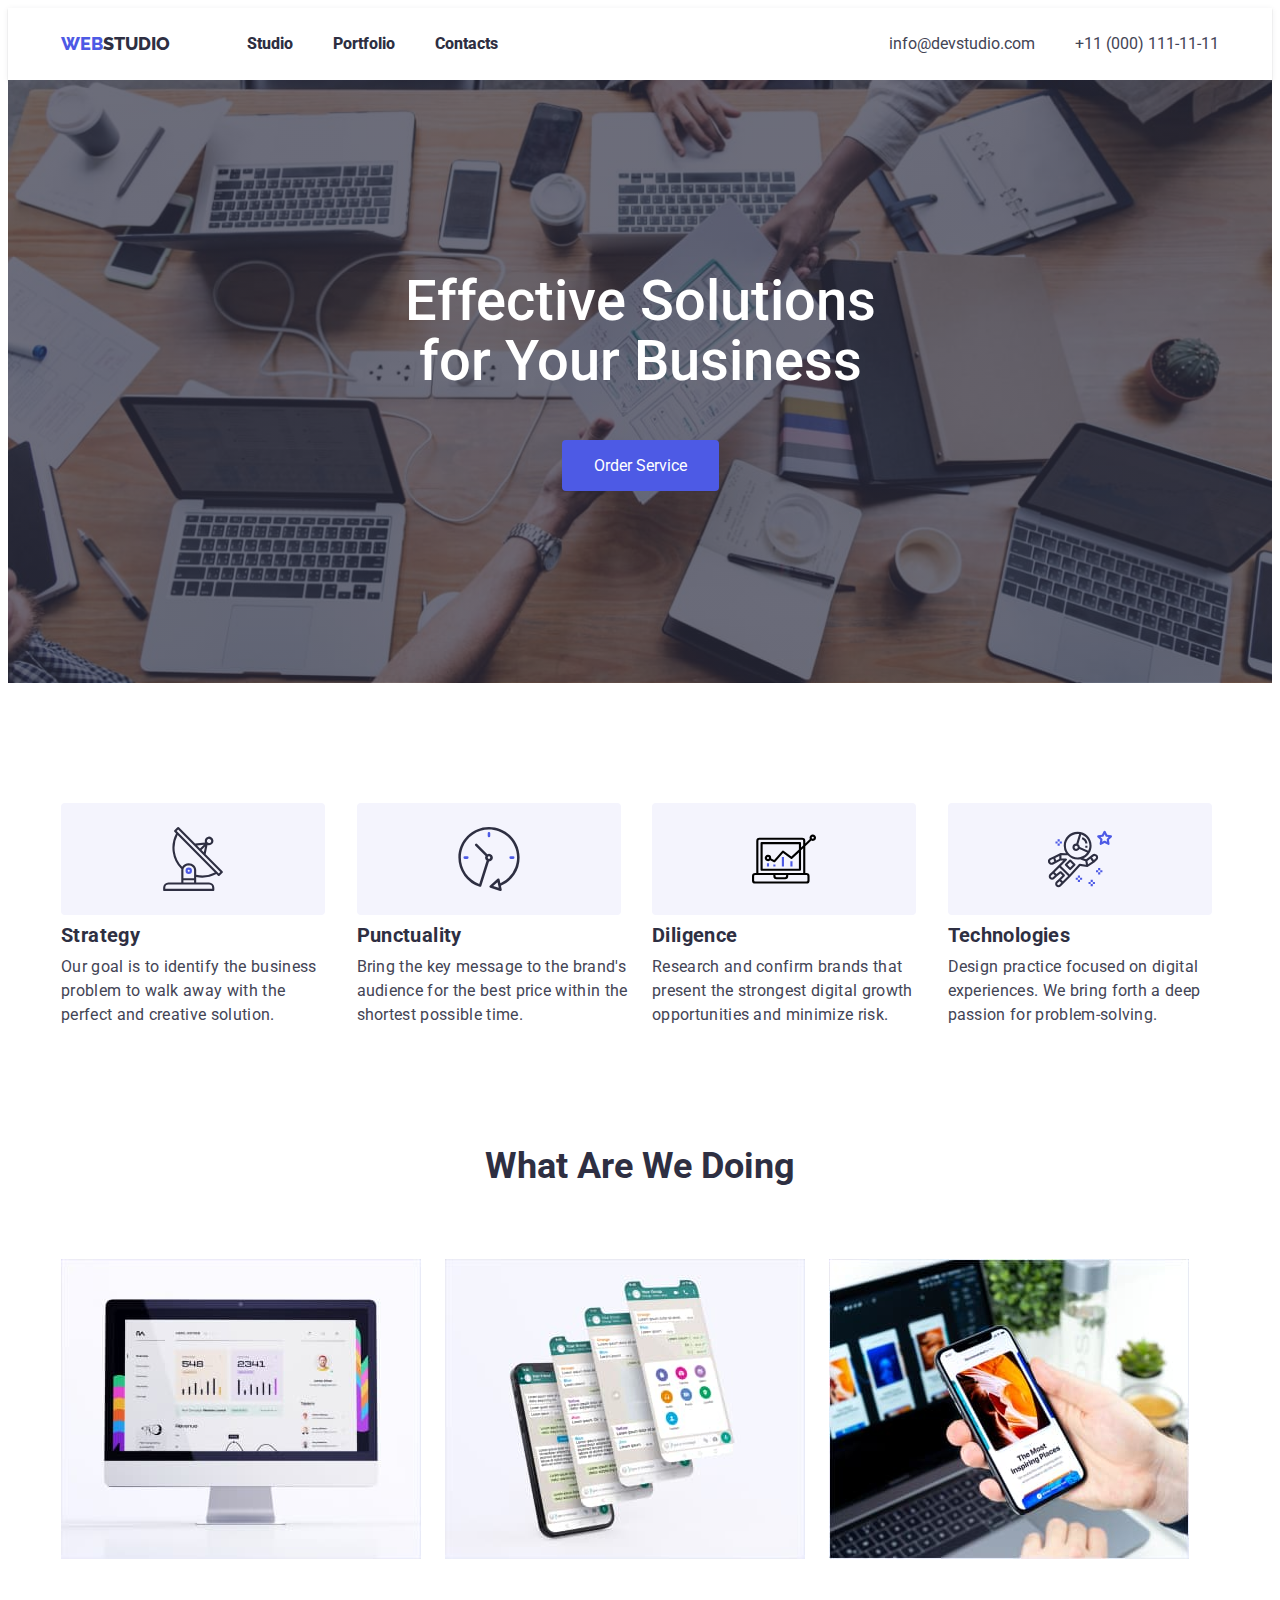
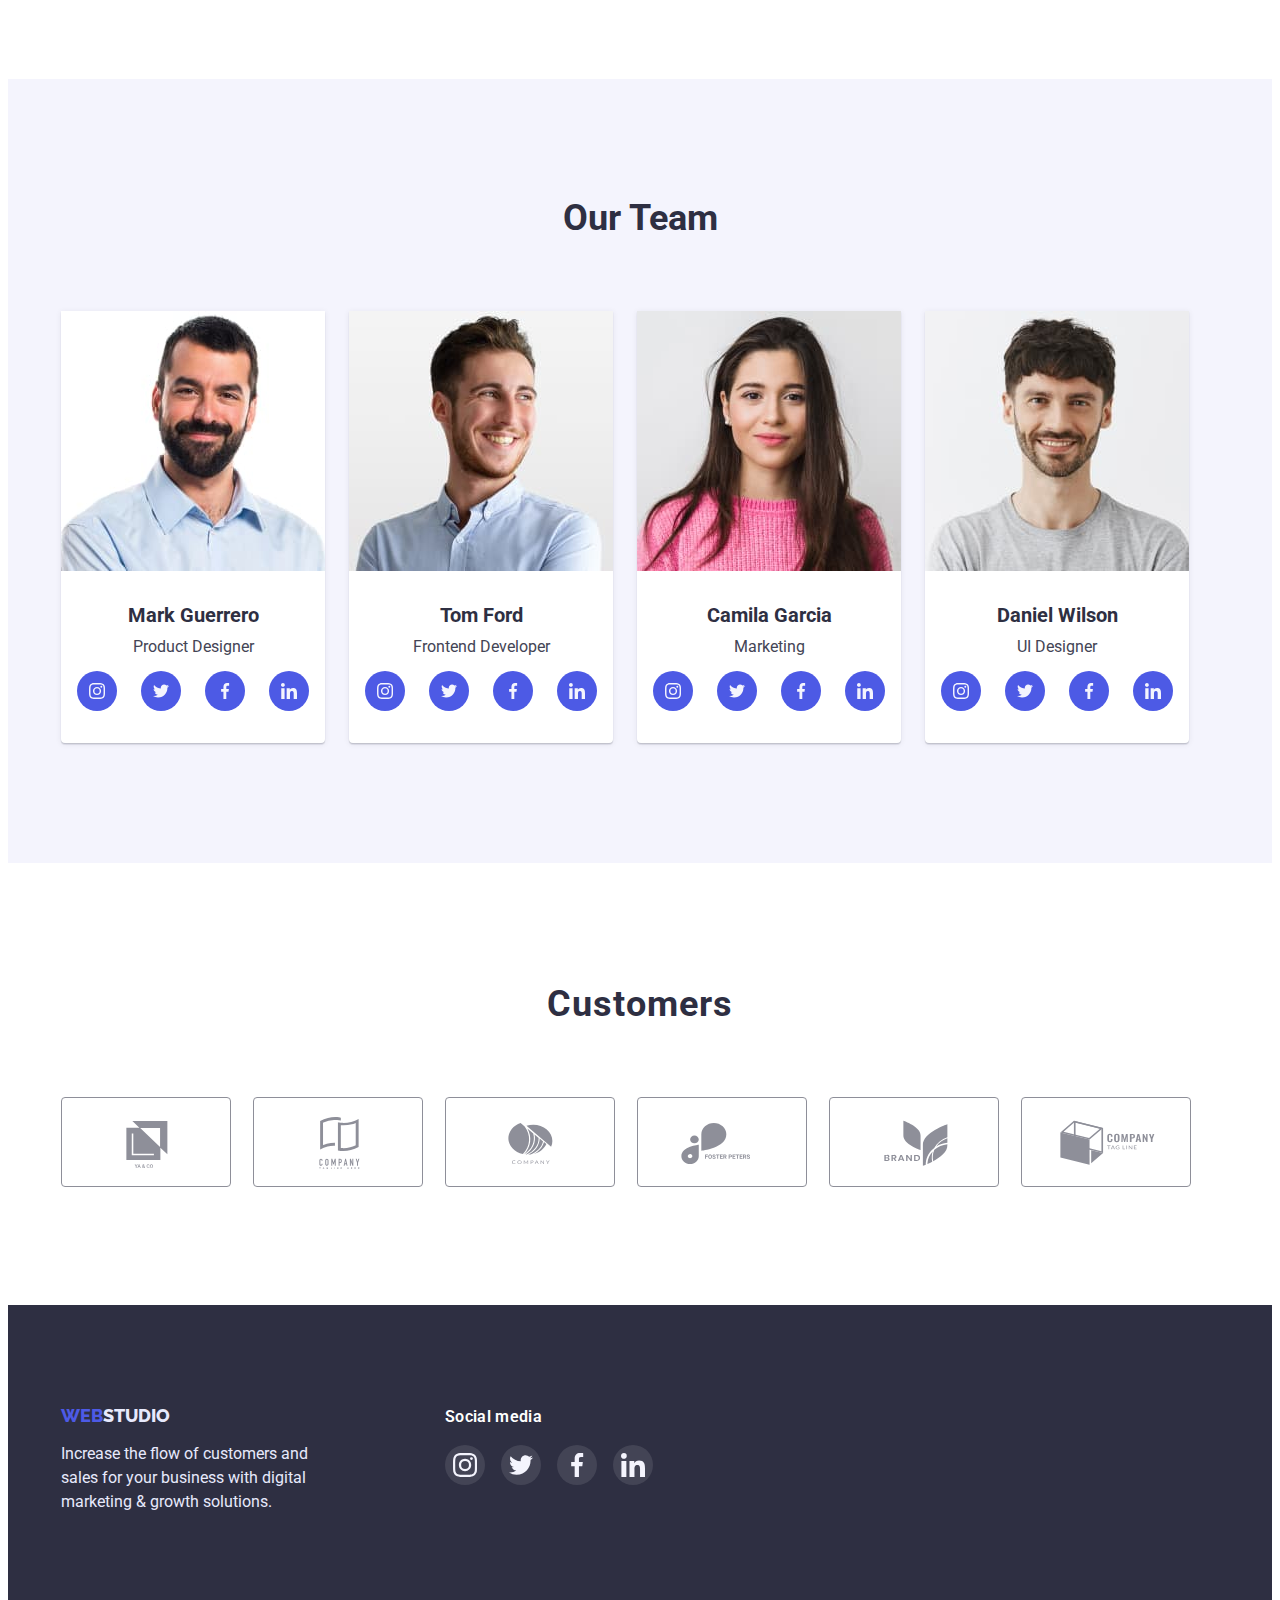
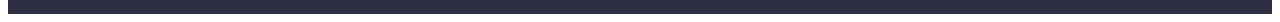
<file: index.html>
<!DOCTYPE html>
<html lang="en">
  <head>
    <meta charset="UTF-8" />
    <meta http-equiv="X-UA-Compatible" content="IE=edge" />
    <meta name="viewport" content="width=device-width, initial-scale=1.0" />
    <title>WebStudio</title>
    <link rel="preconnect" href="https://fonts.googleapis.com" />
    <link rel="preconnect" href="https://fonts.gstatic.com" crossorigin />
    <link
      href="https://fonts.googleapis.com/css2?family=Raleway:wght@700;800&family=Roboto:wght@400;500;700;900&display=swap"
      rel="stylesheet"
    />

    <link
      rel="stylesheet"
      href="https://cdnjs.cloudflare.com/ajax/libs/modern-normalize/1.1.0/modern-normalize.min.css"
      integrity="sha512-wpPYUAdjBVSE4KJnH1VR1HeZfpl1ub8YT/NKx4PuQ5NmX2tKuGu6U/JRp5y+Y8XG2tV+wKQpNHVUX03MfMFn9Q=="
      crossorigin="anonymous"
      referrerpolicy="no-referrer"
    />
    <link rel="stylesheet" href="./сss/reset.css" />
    <link rel="stylesheet" href="./сss/styles.css" />
  </head>
  <body>
    <!--=========================HEADER=========================-->
    <header class="header">
      <div class="container header-container">
        <nav class="header-nav">
          <a href="./index.html" class="header-logo"
            ><span class="blue-color">web</span><span class="grey-color">studio</span></a
          >
          <!--===========NAVIGATION HEADER=========-->
          <ul class="list header-list">
            <li>
              <a href="./index.html" class="list-nav header-list-item">Studio</a>
            </li>

            <li>
              <a href="./portfolio.html" class="list-nav header-list-item">Portfolio</a>
            </li>

            <li>
              <a href="" class="list-nav header-list-item">Contacts</a>
            </li>
          </ul>
        </nav>

        <!--================MAILTO============-->
        <ul class="list list-mailto">
          <li>
            <a href="mailto:info@devstudio.com" class="mailto">info@devstudio.com</a>
          </li>
          <li class="list-mailto-phone">
            <a href="tel:+110001111111" class="phone">+11 (000) 111-11-11</a>
          </li>
        </ul>
      </div>
    </header>
    <main>
      <!--=========================HERO==============================-->
      <section class="hero">
        <div class="container">
          <h1 class="hero-caption">Effective Solutions for Your Business</h1>
          <!--=======================BBUTTUN HERO=======================-->
          <button type="button" class="button-hero">Order Service</button>
        </div>
      </section>
      <!--========================FEATURES============================-->
      <section class="features">
        <div class="container">
          <h2 class="visually-hidden">goal</h2>
          <ul class="features-list">
            <li class="features-list-item">
              <div class="features-list-icon">
                <svg class="feateres-list-icon" width="64px" height="64px">
                  <use href="./images/icons.svg#antenna"></use>
                </svg>
              </div>
              <h3 class="features-title">Strategy</h3>
              <p class="features-text">
                Our goal is to identify the business problem to walk away with the perfect and
                creative solution.
              </p>
            </li>
            <li class="features-list-item">
              <div class="features-list-icon">
                <svg class="feateres-list-icon" width="64px" height="64px">
                  <use href="./images/icons.svg#clock"></use>
                </svg>
              </div>
              <h3 class="features-title">Punctuality</h3>
              <p class="features-text">
                Bring the key message to the brand's audience for the best price within the shortest
                possible time.
              </p>
            </li>
            <li class="features-list-item">
              <div class="features-list-icon">
                <svg class="feateres-list-icon" width="64px" height="64px">
                  <use href="./images/icons.svg#diagram"></use>
                </svg>
              </div>
              <h3 class="features-title">Diligence</h3>
              <p class="features-text">
                Research and confirm brands that present the strongest digital growth opportunities
                and minimize risk.
              </p>
            </li>
            <li class="features-list-item">
              <div class="features-list-icon">
                <svg class="feateres-list-icon" width="64px" height="64px">
                  <use href="./images/icons.svg#cosmonavt"></use>
                </svg>
              </div>
              <h3 class="features-title">Technologies</h3>
              <p class="features-text">
                Design practice focused on digital experiences. We bring forth a deep passion for
                problem-solving.
              </p>
            </li>
          </ul>
        </div>
      </section>
      <!--=========================OUR GOB=============================-->
      <section class="gob">
        <div class="container">
          <h2 class="gob-title">What Are We Doing</h2>
          <ul class="gob-list">
            <li>
              <img
                src="./images/webstudio/img.jpg"
                class="gob-img-mackbook"
                alt="Foto"
                width="360"
                height="300"
              />
            </li>
            <li>
              <img
                src="./images/webstudio/img-1.jpg"
                class="gob-img-smart"
                alt="Foto"
                width="360"
                height="300"
              />
            </li>
            <li>
              <img
                src="./images/webstudio/img-2.jpg"
                class="gob-img-laptop"
                alt="Foto"
                width="360"
                height="300"
              />
            </li>
          </ul>
        </div>
      </section>
      <!--==========================OUR TEAM===========================-->
      <section class="user">
        <div class="container">
          <h2 class="user-heading">Our Team</h2>
          <ul class="user-list">
            <li class="list-foto">
              <img
                src="./images/webstudio/mark-1.jpg"
                class="user-img"
                alt="FotoMark"
                width="264"
                height="260"
              />
              <div class="user-wrap">
                <h3 class="user-name">Mark Guerrero</h3>
                <p class="user-text">Product Designer</p>
                <ul class="social-list">
                  <li class="social-list-item">
                    <a href="" class="social-list-link">
                      <svg class="social-list-icon" width="16px" height="16px">
                        <use href="./images/icons.svg#instagram"></use>
                      </svg>
                    </a>
                  </li>
                  <li class="social-list-item">
                    <a href="" class="social-list-link">
                      <svg class="social-list-icon" width="16px" height="16px">
                        <use href="./images/icons.svg#twitter"></use>
                      </svg>
                    </a>
                  </li>
                  <li class="social-list-item">
                    <a href="" class="social-list-link">
                      <svg class="social-list-icon" width="16px" height="16px">
                        <use href="./images/icons.svg#facebook"></use>
                      </svg>
                    </a>
                  </li>
                  <li class="social-list-item">
                    <a href="" class="social-list-link">
                      <svg class="social-list-icon" width="16px" height="16px">
                        <use href="./images/icons.svg#linkedin"></use>
                      </svg>
                    </a>
                  </li>
                </ul>
              </div>
            </li>
            <li class="list-foto">
              <img
                src="./images/webstudio/tom-2.jpg"
                class="user-img"
                alt="FotoTom"
                width="264"
                height="260"
              />
              <div class="user-wrap">
                <h3 class="user-name">Tom Ford</h3>
                <p class="user-text">Frontend Developer</p>
                <ul class="social-list">
                  <li class="social-list-item">
                    <a href="" class="social-list-link">
                      <svg class="social-list-icon" width="16px" height="16px">
                        <use href="./images/icons.svg#instagram"></use>
                      </svg>
                    </a>
                  </li>
                  <li class="social-list-item">
                    <a href="" class="social-list-link">
                      <svg class="social-list-icon" width="16px" height="16px">
                        <use href="./images/icons.svg#twitter"></use>
                      </svg>
                    </a>
                  </li>
                  <li class="social-list-item">
                    <a href="" class="social-list-link">
                      <svg class="social-list-icon" width="16px" height="16px">
                        <use href="./images/icons.svg#facebook"></use>
                      </svg>
                    </a>
                  </li>
                  <li class="social-list-item">
                    <a href="" class="social-list-link">
                      <svg class="social-list-icon" width="16px" height="16px">
                        <use href="./images/icons.svg#linkedin"></use>
                      </svg>
                    </a>
                  </li>
                </ul>
              </div>
            </li>
            <li class="list-foto">
              <img
                src="./images/webstudio/camila-3.jpg"
                class="user-img"
                alt="FotoCamila"
                width="264"
                height="260"
              />
              <div class="user-wrap">
                <h3 class="user-name">Camila Garcia</h3>
                <p class="user-text">Marketing</p>
                <ul class="social-list">
                  <li class="social-list-item">
                    <a href="" class="social-list-link">
                      <svg class="social-list-icon" width="16px" height="16px">
                        <use href="./images/icons.svg#instagram"></use>
                      </svg>
                    </a>
                  </li>
                  <li class="social-list-item">
                    <a href="" class="social-list-link">
                      <svg class="social-list-icon" width="16px" height="16px">
                        <use href="./images/icons.svg#twitter"></use>
                      </svg>
                    </a>
                  </li>
                  <li class="social-list-item">
                    <a href="" class="social-list-link">
                      <svg class="social-list-icon" width="16px" height="16px">
                        <use href="./images/icons.svg#facebook"></use>
                      </svg>
                    </a>
                  </li>
                  <li class="social-list-item">
                    <a href="" class="social-list-link">
                      <svg class="social-list-icon" width="16px" height="16px">
                        <use href="./images/icons.svg#linkedin"></use>
                      </svg>
                    </a>
                  </li>
                </ul>
              </div>
            </li>
            <li class="list-foto">
              <img
                src="./images/webstudio/daniel-4.jpg"
                class="user-img"
                alt="FotoDaniel"
                width="264"
                height="260"
              />
              <div class="user-wrap">
                <h3 class="user-name">Daniel Wilson</h3>
                <p class="user-text">UI Designer</p>
                <ul class="social-list">
                  <li class="social-list-item">
                    <a href="" class="social-list-link">
                      <svg class="social-list-icon" width="16px" height="16px">
                        <use href="./images/icons.svg#instagram"></use>
                      </svg>
                    </a>
                  </li>
                  <li class="social-list-item">
                    <a href="" class="social-list-link">
                      <svg class="social-list-icon" width="16px" height="16px">
                        <use href="./images/icons.svg#twitter"></use>
                      </svg>
                    </a>
                  </li>
                  <li class="social-list-item">
                    <a href="" class="social-list-link">
                      <svg class="social-list-icon" width="16px" height="16px">
                        <use href="./images/icons.svg#facebook"></use>
                      </svg>
                    </a>
                  </li>
                  <li class="social-list-item">
                    <a href="" class="social-list-link">
                      <svg class="social-list-icon" width="16px" height="16px">
                        <use href="./images/icons.svg#linkedin"></use>
                      </svg>
                    </a>
                  </li>
                </ul>
              </div>
            </li>
          </ul>
        </div>
      </section>

      <!--===================================CUSTOMERS===============================-->
      <section class="customers">
        <div class="container">
          <h2 class="section-title">Customers</h2>
          <ul class="our-customers">
            <li class="customers-list">
              <a href="" class="customers-link">
                <svg class="customers-list-icon" width="104" height="56">
                  <use href="./images/icons.svg#logo-a"></use>
                </svg>
              </a>
            </li>
            <li class="customers-list">
              <a href="" class="customers-link">
                <svg class="customers-list-icon" width="104" height="56">
                  <use href="./images/icons.svg#logo-b"></use>
                </svg>
              </a>
            </li>
            <li class="customers-list">
              <a href="" class="customers-link">
                <svg class="customers-list-icon" width="104" height="56">
                  <use href="./images/icons.svg#logo-c"></use>
                </svg>
              </a>
            </li>
            <li class="customers-list">
              <a href="" class="customers-link">
                <svg class="customers-list-icon" width="104" height="56">
                  <use href="./images/icons.svg#logo-d"></use>
                </svg>
              </a>
            </li>
            <li class="customers-list">
              <a href="" class="customers-link">
                <svg class="customers-list-icon" width="104" height="56">
                  <use href="./images/icons.svg#logo-e"></use>
                </svg>
              </a>
            </li>
            <li class="customers-list">
              <a href="" class="customers-link">
                <svg class="customers-list-icon" width="104" height="56">
                  <use href="./images/icons.svg#logo-f"></use>
                </svg>
              </a>
            </li>
          </ul>
        </div>
      </section>

      <!--===============================FOOTER==================================-->
    </main>
    <footer class="footer">
      <div class="container footer-cotainer">
        <div class="footer-container-logo-text">
          <div class="foooter-container-logo">
            <a class="footer-logo" href="./index.html"
              ><span class="blue-color">web</span><span class="cloud-color">studio</span></a
            >
          </div>

          <p class="footer-text">
            Increase the flow of customers and sales for your business with digital marketing &
            growth solutions.
          </p>
        </div>
        <div class="footer-social">
          <h3 class="footer-social-title">Social media</h3>
          <ul class="footer-social-list">
            <li class="footer-social-list-item">
              <a href="" class="fotter-social-list-link">
                <svg class="footer-social-list-icon" width="24" height="24">
                  <use href="./images/icons.svg#instagram"></use>
                </svg>
              </a>
            </li>
            <li class="footer-social-list-item">
              <a href="" class="fotter-social-list-link">
                <svg class="footer-social-list-icon" width="24" height="24">
                  <use href="./images/icons.svg#twitter"></use>
                </svg>
              </a>
            </li>
            <li class="footer-social-list-item">
              <a href="" class="fotter-social-list-link">
                <svg class="footer-social-list-icon" width="24" height="24">
                  <use href="./images/icons.svg#facebook"></use>
                </svg>
              </a>
            </li>
            <li class="footer-social-list-item">
              <a href="" class="fotter-social-list-link">
                <svg class="footer-social-list-icon" width="24" height="24">
                  <use href="./images/icons.svg#linkedin"></use>
                </svg>
              </a>
            </li>
          </ul>
        </div>
      </div>
    </footer>
  </body>
</html>
</file>
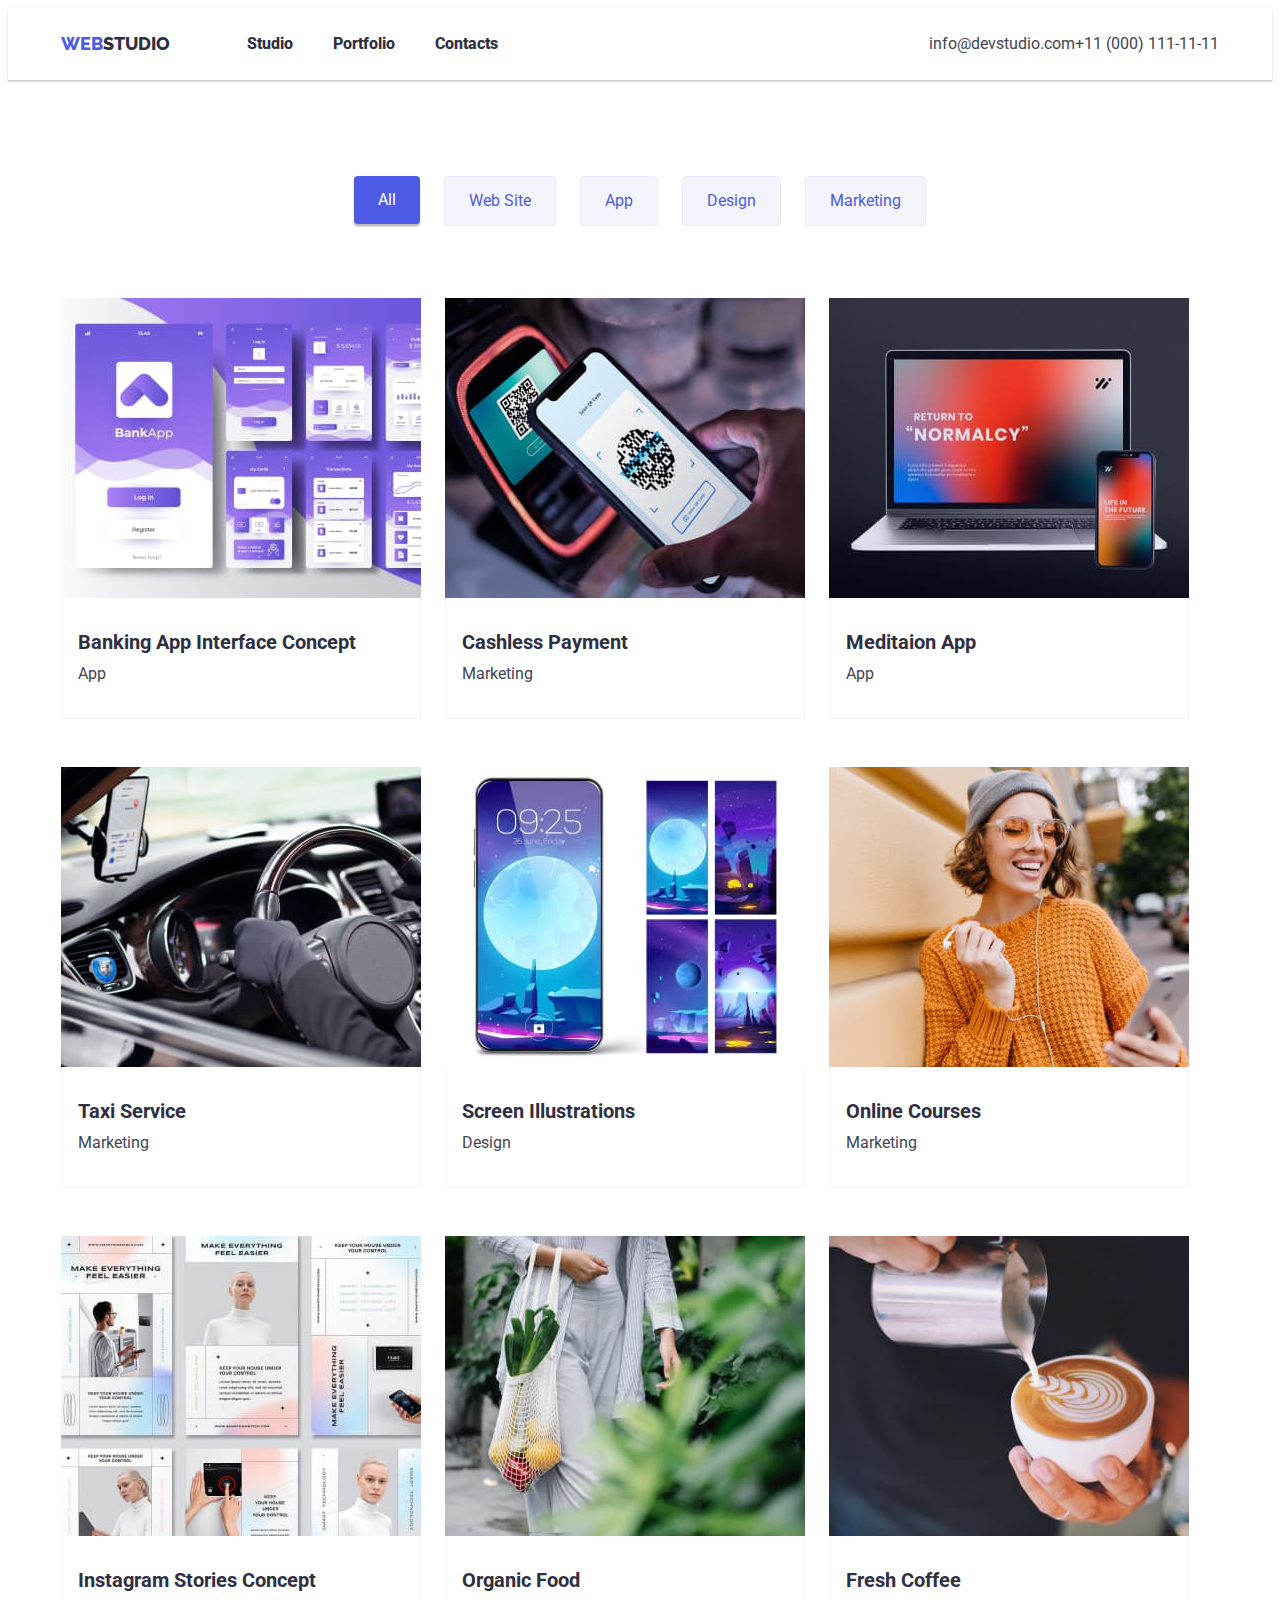
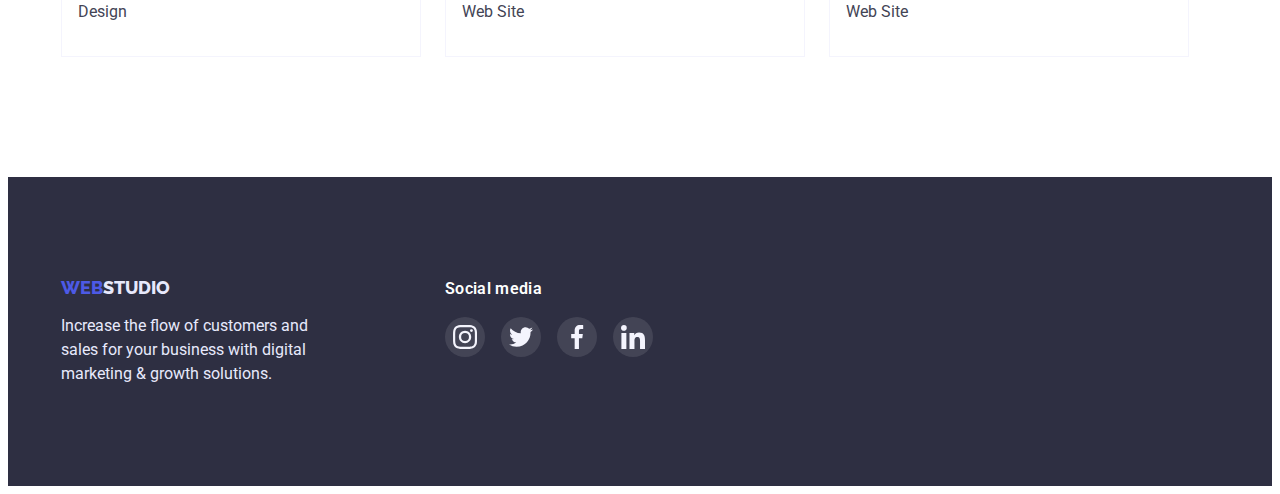
<file: portfolio.html>
<!DOCTYPE html>
<html lang="en">
  <head>
    <meta charset="UTF-8" />
    <meta http-equiv="X-UA-Compatible" content="IE=edge" />
    <meta name="viewport" content="width=device-width, initial-scale=1.0" />
    <title>Portfolio</title>

    <link rel="preconnect" href="https://fonts.googleapis.com" />
    <link rel="preconnect" href="https://fonts.gstatic.com" crossorigin />
    <link
      href="https://fonts.googleapis.com/css2?family=Raleway:wght@700;800&family=Roboto:wght@400;500;700;900&display=swap"
      rel="stylesheet"
    />
    <link
      rel="stylesheet"
      href="https://cdnjs.cloudflare.com/ajax/libs/modern-normalize/1.1.0/modern-normalize.min.css"
      integrity="sha512-wpPYUAdjBVSE4KJnH1VR1HeZfpl1ub8YT/NKx4PuQ5NmX2tKuGu6U/JRp5y+Y8XG2tV+wKQpNHVUX03MfMFn9Q=="
      crossorigin="anonymous"
      referrerpolicy="no-referrer"
    />
    <link rel="stylesheet" href="./сss/reset.css" />
    <link rel="stylesheet" href="./сss/styles.css" />
  </head>
  <body>
    <!--===========================HEADER========================-->
    <header class="header">
      <div class="container header-container">
        <nav class="header-nav">
          <a href="./index.html" class="header-logo"
            ><span class="blue-color">web</span><span class="grey-color">studio</span></a
          >
          <!--===========NAVIGATION HEADER=========-->
          <ul class="list header-list">
            <li>
              <a href="./index.html" class="list-nav header-list-item">Studio</a>
            </li>

            <li>
              <a href="./portfolio.html" class="list-nav header-list-item">Portfolio</a>
            </li>

            <li>
              <a href="" class="list-nav header-list-item">Contacts</a>
            </li>
          </ul>
        </nav>

        <!--================MAILTO============-->
        <ul class="list list-mailto">
          <li>
            <a href="mailto:info@devstudio.com" class="mailto">info@devstudio.com</a>
          </li>

          <li>
            <a href="tel:+110001111111" class="phone">+11 (000) 111-11-11</a>
          </li>
        </ul>
      </div>
    </header>
    <main>
      <!--============================NAVIGATION PAGE=================-->
      <section class="porfolio">
        <div class="container"> 
        <h1 class="visually-hidden">Our works</h1>
        <ul class="btn-list">
          <li>
            <button type="button" class="button-primary">All</button>
          </li>
          <li>
            <button type="button" class="menu-link">Web Site</button>
          </li>
          <li>
            <button type="button" class="menu-link">App</button>
          </li>
          <li>
            <button type="button" class="menu-link">Design</button>
          </li>
          <li>
            <button type="button" class="menu-link">Marketing</button>
          </li>
        </ul>
        
        <!--=====================1=======================-->
        
        <ul class="portfolio-list">
          <li class="porfolio-list-item">
            <a href="" class="portfolio-list-link">
            <img src="./images/portfolio/interfase.jpg" alt="Interfase" width="360" height="300" />
            <div class="portfolio-item-wrap">
            <h2 class="word-heading">Banking App Interface Concept</h2>
            <p class="word-img">App</p>
          </div>
          </a>
        </li>
          <!--=====================2=======================-->
          <li class="porfolio-list-item">
            <a href="" class="portfolio-list-link">
            <img src="./images/portfolio/payment.jpg" alt="Payment" width="360" height="300" />
            <div class="portfolio-item-wrap">

            <h2 class="word-heading">Cashless Payment</h2>
            <p class="word-img">Marketing</p>
          </div>
          </a>
        </li>
          <!--=====================3=======================-->
          <li class="porfolio-list-item">
            <a href="" class="portfolio-list-link">
            <img
              src="./images/portfolio/meditation.jpg"
              alt="Meditation"
              width="360"
              height="300"
            />
            <div class="portfolio-item-wrap">
            <h2 class="word-heading">Meditaion App</h2>
            <p class="word-img">App</p>
          </div>
          </a>
        </li>
          <!--=====================4=======================-->
          <li class="porfolio-list-item">
            <a href="" class="portfolio-list-link">
            <img src="./images/portfolio/taxi.jpg" alt="Taxi" width="360" height="300" />
            <div class="portfolio-item-wrap">
            <h2 class="word-heading">Taxi Service</h2>
            <p class="word-img">Marketing</p>
          </div>
          </a>
        </li>
          <!--=====================5=======================-->
          <li class="porfolio-list-item">
            <a href="" class="portfolio-list-link">
            <img src="./images/portfolio/illustrations.jpg" alt="" width="360" height="300" />
            <div class="portfolio-item-wrap">
            <h2 class="word-heading">Screen Illustrations</h2>
            <p class="word-img">Design</p>
          </div>
          </a>
        </li>
          <!--=====================6=======================-->
          <li class="porfolio-list-item">
            <a href="" class="portfolio-list-link">
            <img src="./images/portfolio/courses.jpg" alt="Courses" width="360" height="300" />
            <div class="portfolio-item-wrap">
            <h2 class="word-heading">Online Courses</h2>
            <p class="word-img">Marketing</p>
          </div>
          </a>
        </li>
          <!--=====================7=======================-->
          <li class="porfolio-list-item">
            <a href="" class="portfolio-list-link">
            <img src="./images/portfolio/instagram.jpg" alt="" width="360" height="300" />
            <div class="portfolio-item-wrap">
            <h2 class="word-heading">Instagram Stories Concept</h2>
            <p class="word-img">Design</p>
          </div>
          </a>
        </li>
          <!--=====================8=======================-->
          <li class="porfolio-list-item">
            <a href="" class="portfolio-list-link">
            <img src="./images/portfolio/food.jpg" alt="" width="360" height="300" />
            <div class="portfolio-item-wrap">
            <h2 class="word-heading">Organic Food</h2>
            <p class="word-img">Web Site</p>
          </div>
          </a>
        </li>
          <!--=====================9=======================-->
          <li class="porfolio-list-item">
            <a href="" class="portfolio-list-link">
            <img src="./images/portfolio/coffe.jpg" alt="Coffe" width="360" height="300" />
            <div class="portfolio-item-wrap">
            <h2 class="word-heading">Fresh Coffee</h2>
            <p class="word-img">Web Site</p>
          </div>
          </a>
        </li>
        </ul>
        </div>
      </section>
    </main>
    <!--===============================FOOTER==================================-->
    </main>
    <footer class="footer">
      <div class="container footer-cotainer">
        <div class="footer-container-logo-text">
          <div class="foooter-container-logo">
            <a class="footer-logo" href="./index.html"
              ><span class="blue-color">web</span><span class="cloud-color">studio</span></a
            >
          </div>

          <p class="footer-text">
            Increase the flow of customers and sales for your business with digital marketing &
            growth solutions.
          </p>
        </div>
        <div class="footer-social">
          <h3 class="footer-social-title">Social media</h3>
          <ul class="footer-social-list">
            <li class="footer-social-list-item">
              <a href="" class="fotter-social-list-link">
                <svg class="footer-social-list-icon" width="24" height="24">
                  <use href="./images/icons.svg#instagram"></use>
                </svg>
              </a>
            </li>
            <li class="footer-social-list-item">
              <a href="" class="fotter-social-list-link">
                <svg class="footer-social-list-icon" width="24" height="24">
                  <use href="./images/icons.svg#twitter"></use>
                </svg>
              </a>
            </li>
            <li class="footer-social-list-item">
              <a href="" class="fotter-social-list-link">
                <svg class="footer-social-list-icon" width="24" height="24">
                  <use href="./images/icons.svg#facebook"></use>
                </svg>
              </a>
            </li>
            <li class="footer-social-list-item">
              <a href="" class="fotter-social-list-link">
                <svg class="footer-social-list-icon" width="24" height="24">
                  <use href="./images/icons.svg#linkedin"></use>
                </svg>
              </a>
            </li>
          </ul>
        </div>
      </div>
    </footer>
  </body>
</html>
</file>
<file: сss/styles.css>
/***************************color****************************/
:root {
  --primary-brand-IRIS: #4d5ae5;
  --Dark-color-NAVY-BLUE: #2e2f42;
  --secondary-brand-ACTIVE: #404bbf;
  --Success-color-GREEN: #31d0aa;
  --Text-color-SLATE: #434455;
  --Subtle-Text-LIGHT-SLATE: #8e8f99;
  --Accent-color-CORN-FLOVER: #e7e9fc;
  --Light-color-Cloud: #f4f4fd;
  --White: #ffffff;
}
body {
  font-family: 'Roboto', sans-serif;
  color: var(--Dark-color-NAVY-BLUE);
  background-color: var(--White);
}

/******Приховати заголовок******/

.visually-hidden {
  position: absolute;
  width: 1px;
  height: 1px;
  margin: -1px;
  border: 0;
  padding: 0;
  clip: rect(0 0 0 0);
  overflow: hidden;
}
/******CONTAINER******/
.container {
  width: 1158px;
  margin: 0 auto;
  padding-left: 15px;
  padding-right: 15px;
}

/******NO Pudding SECTION******/
/***+ in section ''no padding***/
.section.no-padding {
  padding-top: -0;
  padding-bottom: -0;
}
img {
  display: block;
  max-width: 100%;
  height: auto;
}

/**********************************HEADER*************************/
.header {
  box-shadow: 0px 2px 1px rgba(46, 47, 66, 0.08), 0px 1px 1px rgba(46, 47, 66, 0.16),
    0px 1px 6px rgba(46, 47, 66, 0.08);
}

.header-container {
  display: flex;
}

/***LOGO***/
.header-logo {
  font-family: 'Raleway', sans-serif;
  font-weight: 800;
  font-size: 18px;
  line-height: 1.17;
  text-transform: uppercase;
}
.blue-color {
  color: var(--primary-brand-IRIS);
}
.grey-color {
  color: var(--Dark-color-NAVY-BLUE);
}
/****************NAVIGATION HEADER**************/
.list-nav {
  font-weight: 800;
  font-size: 16px;
  line-height: 1.5;
  color: var(--Dark-color-NAVY-BLUE);
}

.list-nav:hover,
.list-nav:focus {
  color: var(--Text-color-SLATE);
}
.list-nav:active {
  color: var(--primary-brand-IRIS);
}
.header-nav {
  display: flex;
  align-items: center;
}
.header-list {
  display: block;
  display: flex;
  margin-left: 77px;
  gap: 40px;
}

.header-list-item {
  display: block;
  padding-top: 24px;
  padding-bottom: 24px;
}

/**************MAILTO-PHONE***************/
.mailto,
.phone {
  font-weight: 400;
  font-size: 16px;
  line-height: 1.5;
  color: var(--Text-color-SLATE);
}
.mailto:hover,
.mailto:focus,
.phone:hover,
.phone:focus {
  color: var(--primary-brand-IRIS);
}

.mailto:active,
.phone:active {
  color: var(--White);
  background-color: var(--primary-brand-IRIS);
}
.list-mailto {
  display: flex;
  margin-left: auto;
  align-items: center;
}
.list-mailto-phone {
  margin-left: 40px;
}

/******************************HERO******************************/
.hero {
  max-width: 1440px;
  padding-top: 192px;
  padding-bottom: 192px;
  margin-left: auto;
  margin-right: auto;
  background-image: linear-gradient(rgba(46, 47, 66, 0.7), rgba(46, 47, 66, 0.7)),
    url(../images/webstudio/people-office.jpg);
  background-position: center;
  background-size: cover;
  background-color: var(--Dark-color-NAVY-BLUE);
}
.hero-caption {
  text-align: center;
  margin: 0 auto;
  font-weight: 500;
  font-size: 56px;
  line-height: 1.07;
  color: var(--White);
  max-width: 492px;
}

/*************BUTTON HERO** PORFOLIO************/

.button-hero {
  padding: 16px 32px;
  border-radius: 4px;
  display: block;
  margin: 48px auto 0;
  font-family: inherit;
  font-size: 16px;
  line-height: 1.19;
  background-color: var(--primary-brand-IRIS);
  color: var(--White);
  border: none;
}
.button-hero:hover,
.button-hero:focus {
  background-color: var(--secondary-brand-ACTIVE);
}
.button-hero:active {
  background-color: var(--primary-brand-IRIS);
}

/******************************FEATURES*************************/

.features {
  padding-top: 120px;
  padding-bottom: 120px;
}

.features-list {
  display: flex;
  gap: 24px;
}

.features-list-item {
  flex-basis: calc((100% - 72px) / 4);
}

.features-list-icon {
  width: 264px;
  height: 112px;
  margin-bottom: 8px;
  display: flex;
  align-items: center;
  justify-content: center;
  background-color: var(--Light-color-Cloud);
  border-radius: 4px;
}

.features-title {
  margin-bottom: 8px;
  font-size: 20px;
  line-height: 1.2;
  letter-spacing: 0.02em;
}
.features-text {
  font-weight: 400;
  font-size: 16px;
  line-height: 1.5;
  letter-spacing: 0.02em;
  color: var(--Text-color-SLATE);
}
/************************************OUR GOB*************************/
.gob {
  padding-bottom: 120px;
}

.gob-title {
  margin-bottom: 72px;
  text-align: center;
  font-size: 36px;
  line-height: 1.11;
}
.gob-list {
  display: flex;
  gap: 24px;
}
/************************************OUR TEAM************************/
.user {
  padding-top: 120px;
  padding-bottom: 120px;
  background-color: var(--Light-color-Cloud);
}
.user-heading {
  margin-bottom: 72px;
  text-align: center;
  font-size: 36px;
  line-height: 1.11;
}
.user-list {
  display: flex;
  gap: 24px;
}
.user-name {
  margin-bottom: 8px;
  font-size: 20px;
  line-height: 1.2;
}
.user-text {
  font-weight: 400;
  font-size: 16px;
  line-height: 1.5;
  color: var(--Text-color-SLATE);
}
.user-wrap {
  padding-top: 32px;
  padding-bottom: 32px;
}
.list-foto {
  box-shadow: 0px 1px 6px rgba(46, 47, 66, 0.08), 0px 1px 1px rgba(46, 47, 66, 0.16),
    0px 2px 1px rgba(46, 47, 66, 0.08);
  border-radius: 0px 0px 4px 4px;
  text-align: center;
  background-color: var(--White);
}

.social-list {
  display: flex;
  justify-content: center;
  margin-top: 12px;
  gap: 24px;
}

.social-list-link {
  display: flex;
  justify-content: center;
  align-items: center;
  width: 40px;
  height: 40px;
  border-radius: 50%;
  fill: var(--Light-color-Cloud);
  background-color: var(--primary-brand-IRIS);
}
.social-list-link:hover,
.social-list-link:focus {
  background-color: var(--Success-color-GREEN);
  fill: var(--Light-color-Cloud);
}
.social-list-icon {
  fill: var(--Light-color-Cloud);
}

/****************************************CUSTOMERS***********************/
.section-title {
  margin-bottom: 72px;
  font-weight: 700;
  font-size: 36px;
  line-height: 1.17;
  text-align: center;
  letter-spacing: 0.03em;
}

.customers {
  padding-top: 120px;
  padding-bottom: 120px;
}

.our-customers {
  display: flex;
  gap: 24px;
}

.customers-list {
  width: 168px;
  height: 88px;
  cursor: pointer;
  margin: 0;
  padding: 0;
  border-radius: 4px;
}

.customers-link {
  border: 1px solid var(--Subtle-Text-LIGHT-SLATE);
  height: 100%;
  width: 100%;
  fill: var(--Subtle-Text-LIGHT-SLATE);
  display: flex;
  align-items: center;
  justify-content: center;
  border-radius: 4px;
}

.customers-link:hover,
.customers-link:focus {
  color: var(--primary-brand-IRIS);
  border: 1px solid var(--primary-brand-IRIS);
  fill: currentColor;
}

/*************************PORTFOLIO*****************/
/*************************PORTFOLIO*****************/
.porfolio {
  padding-top: 96px;
  padding-bottom: 120px;
}
.btn-list {
  margin-bottom: 72px;
  display: flex;
  gap: 24px;
  justify-content: center;
}

.button-primary {
  padding: 12px 24px;
  box-shadow: 0px 3px 1px rgba(0, 0, 0, 0.1), 0px 2px 1px rgba(0, 0, 0, 0.08),
    0px 2px 2px rgba(0, 0, 0, 0.12);
  border-radius: 4px;
  font-family: inherit;
  font-size: 16px;
  line-height: 1.5;
  background-color: var(--primary-brand-IRIS);
  color: var(--White);
  border: none;
}

.button-primary:active {
  background-color: var(--secondary-brand-ACTIVE);
}

.menu-link {
  padding: 12px 24px;
  font-family: inherit;
  font-size: 16px;
  line-height: 1.5;
  background-color: var(--Light-color-Cloud);
  color: var(--primary-brand-IRIS);
  border: 1px solid var(--Accent-color-CORN-FLOVER);
  border-radius: 4px;
}

.menu-link:hover,
.menu-link:focus {
  border: 1px solid var(--primary-brand-IRIS);
  box-shadow: 0px 3px 1px rgba(0, 0, 0, 0.1), 0px 2px 1px rgba(0, 0, 0, 0.08),
    0px 2px 2px rgba(0, 0, 0, 0.12);
  background-color: var(--primary-brand-IRIS);
  color: var(--White);
}

.menu-link:active {
  color: var(--White);
  background-color: var(--primary-brand-IRIS);
}
/*****************************OUR WORDS*****************/
.portfolio-list {
  display: flex;
  flex-wrap: wrap;
  row-gap: 48px;
  column-gap: 24px;
}
.porfolio-list-item {
  background-color: var(--White);
  /* box-shadow: 0px 1px 6px rgba(46, 47, 66, 0.08); */
}
.porfolio-list-item:hover,
.porfolio-list-item:focus {
  background-color: var(--White);
  box-shadow: 0px 1px 6px rgba(46, 47, 66, 0.08),
    0px 1px 1px rgba(46, 47, 66, 0.16), 0px 2px 1px rgba(46, 47, 66, 0.08);
}

.portfolio-item-wrap {
  border: 0.5px solid #f4f4fd;
  padding: 32px 16px;
  border-top: none;
}

.word-heading {
  margin-bottom: 8px;
  font-size: 20px;
  line-height: 1.2;
}

.word-img {
  line-height: 1.5;
  color: var(--Text-color-SLATE);
}


/*****************************************FOOTER***********************/
.footer {
  max-width: 1440px;
  margin: 0 auto;
  padding-top: 100px;
  padding-bottom: 100px;
  background-color: var(--Dark-color-NAVY-BLUE);
}

.cloud-color {
  color: var(--Accent-color-CORN-FLOVER);
}
.footer-logo {
  display: inline-block;
  margin-bottom: 16px;
  font-family: 'Raleway';
  font-weight: 800;
  font-size: 18px;
  line-height: 1.17;
  text-transform: uppercase;
}
.footer-text {
  line-height: 1.5;
  color: var(--Accent-color-CORN-FLOVER);
  max-width: 264px;
}
.footer .container {
  display: flex;
}

.footer-container {
  display: flex;
  align-items: baseline;
}

.footer-container-logo-text {
  margin-right: 120px;
}

.footer-social {
}
.footer-social-title {
  font-weight: 600;
  font-size: 16px;
  line-height: 1.5;
  letter-spacing: 0.02em;
  color: var(--White);
}

.footer-social-list {
  display: flex;
  margin-top: 16px;
  gap: 16px;
}

/* .footer-social-list-item:ntn-child(4n){
  margin-right: 0;
} */

/* .footer-social-list-item:not(:last-child) {
  margin-right: 16px;
} */

.fotter-social-list-link {
  display: flex;
  justify-content: center;
  align-items: center;
  width: 40px;
  height: 40px;
  border-radius: 50%;
  fill: var(--Light-color-Cloud);
  background-color: rgba(255, 255, 255, 0.1);
}

.fotter-social-list-link:hover,
.fotter-social-list-link:focus {
  background-color: var(--Success-color-GREEN);
  fill: var(--Light-color-Cloud);
}
</file>
